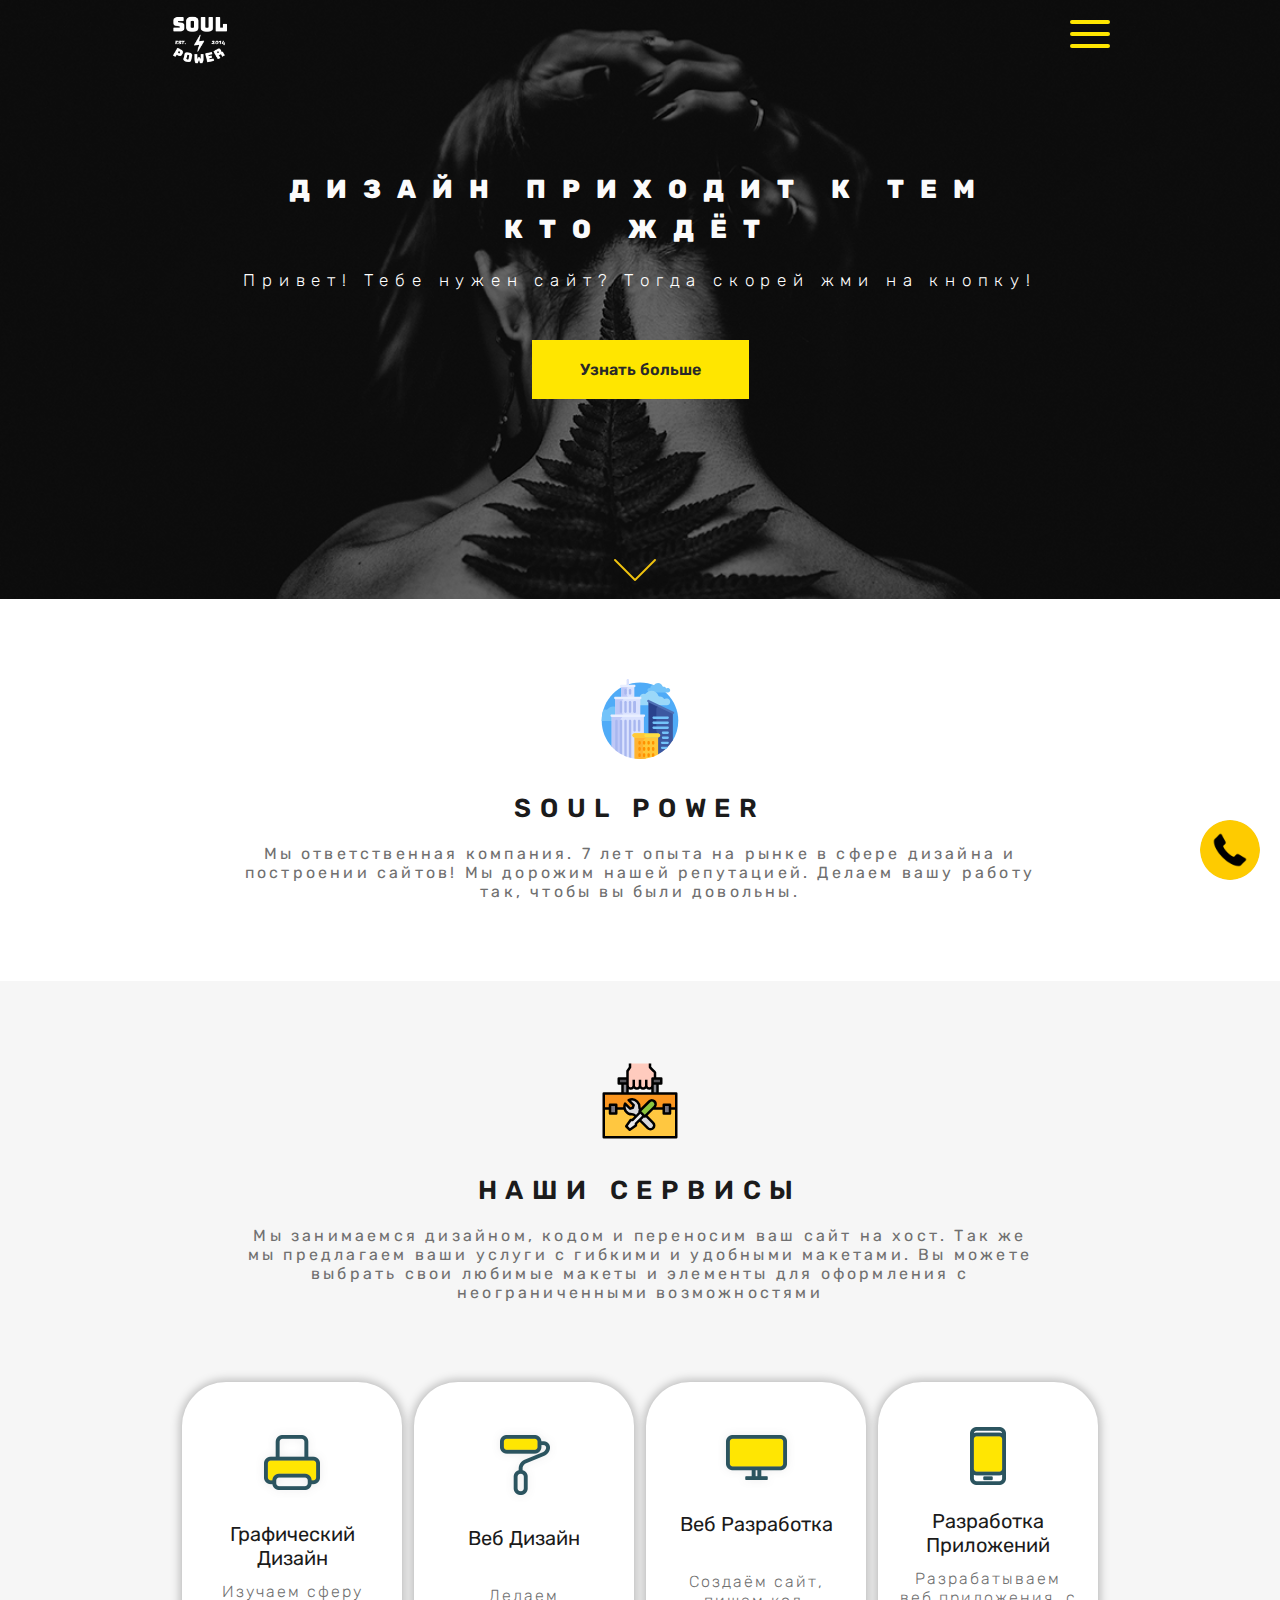
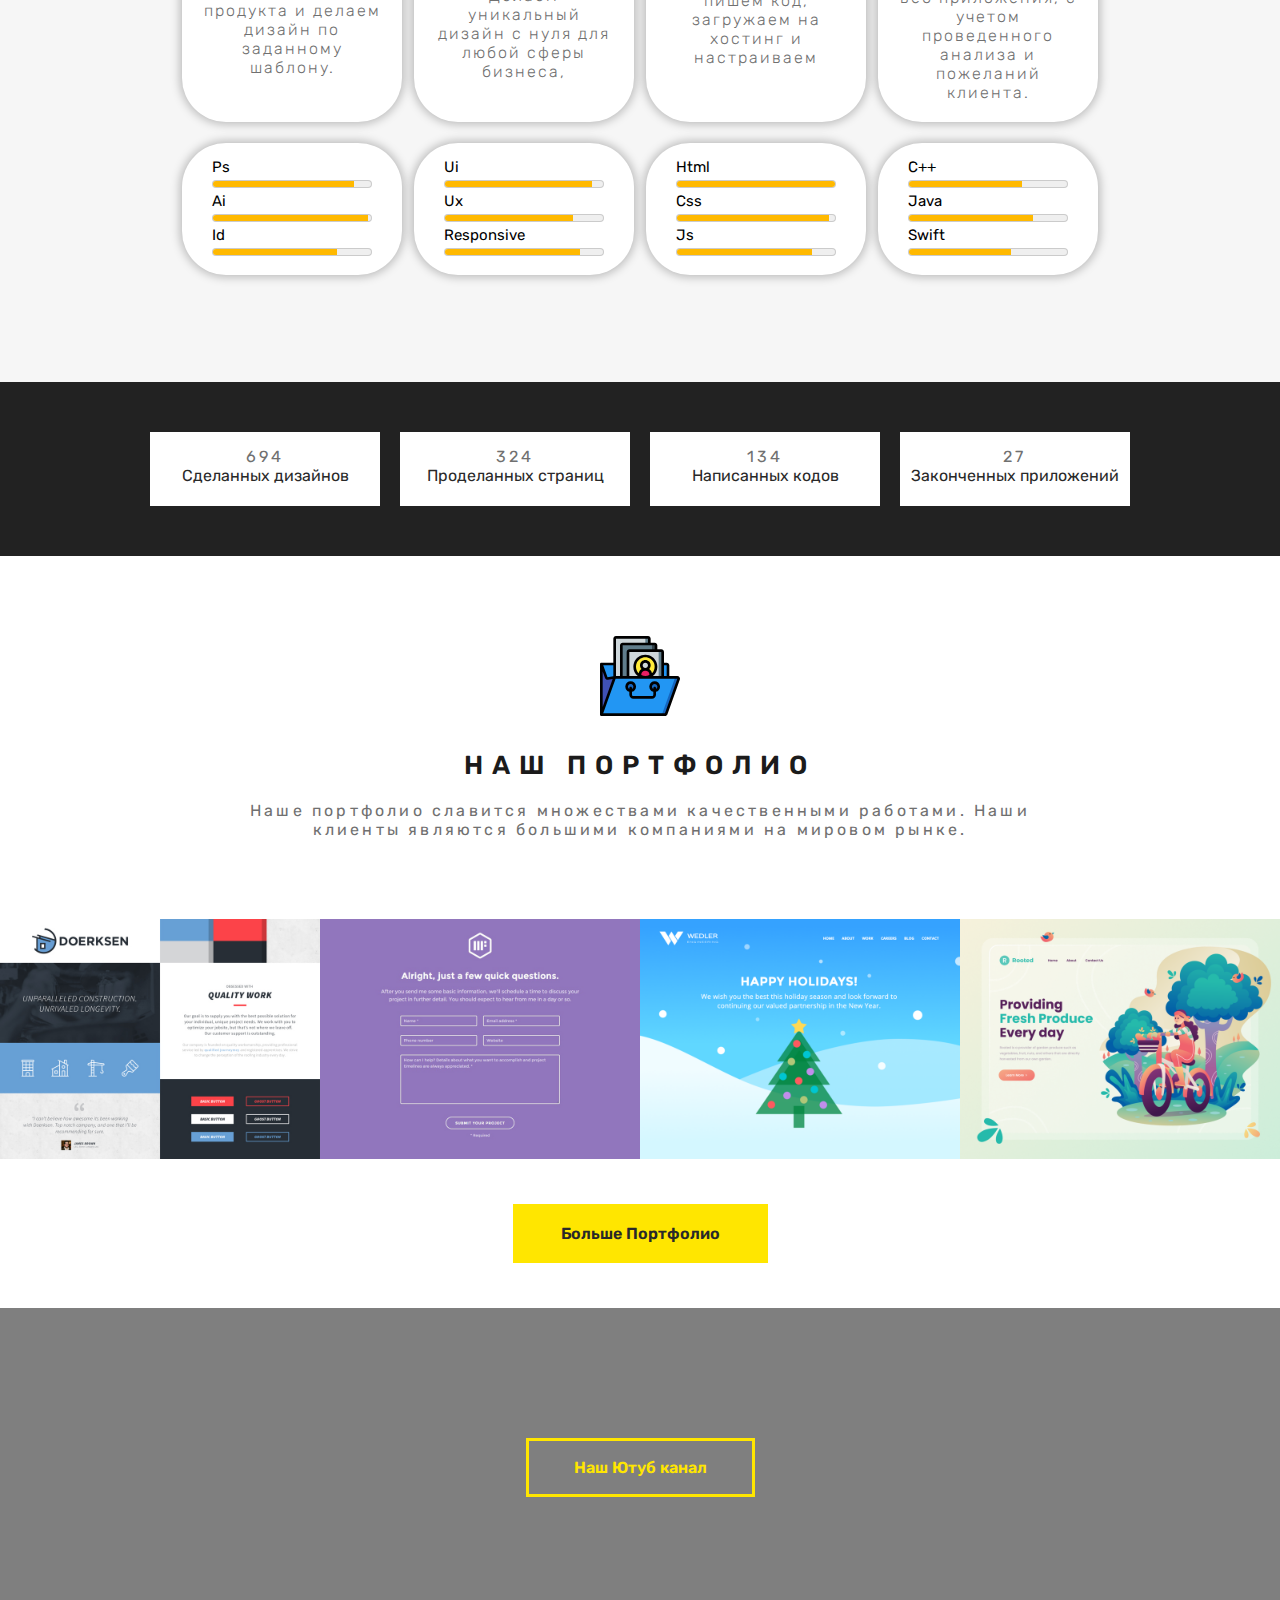
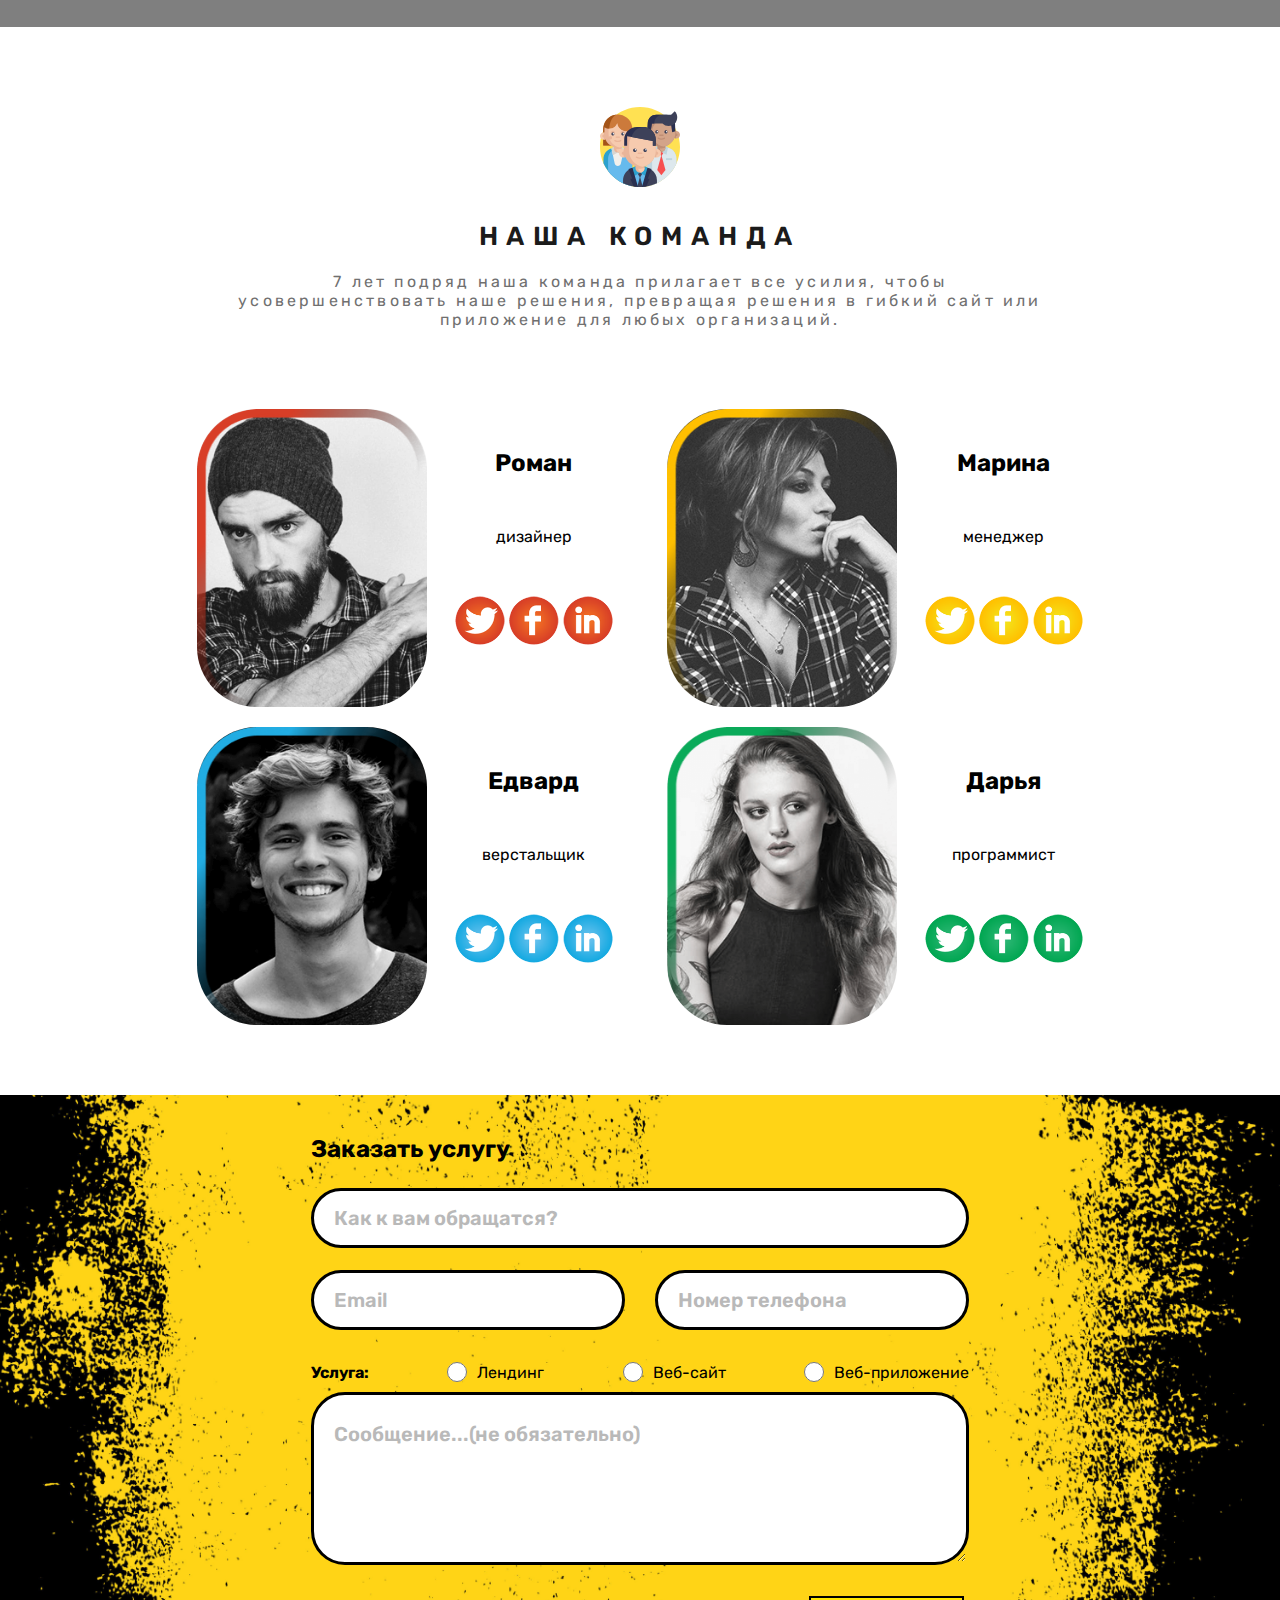
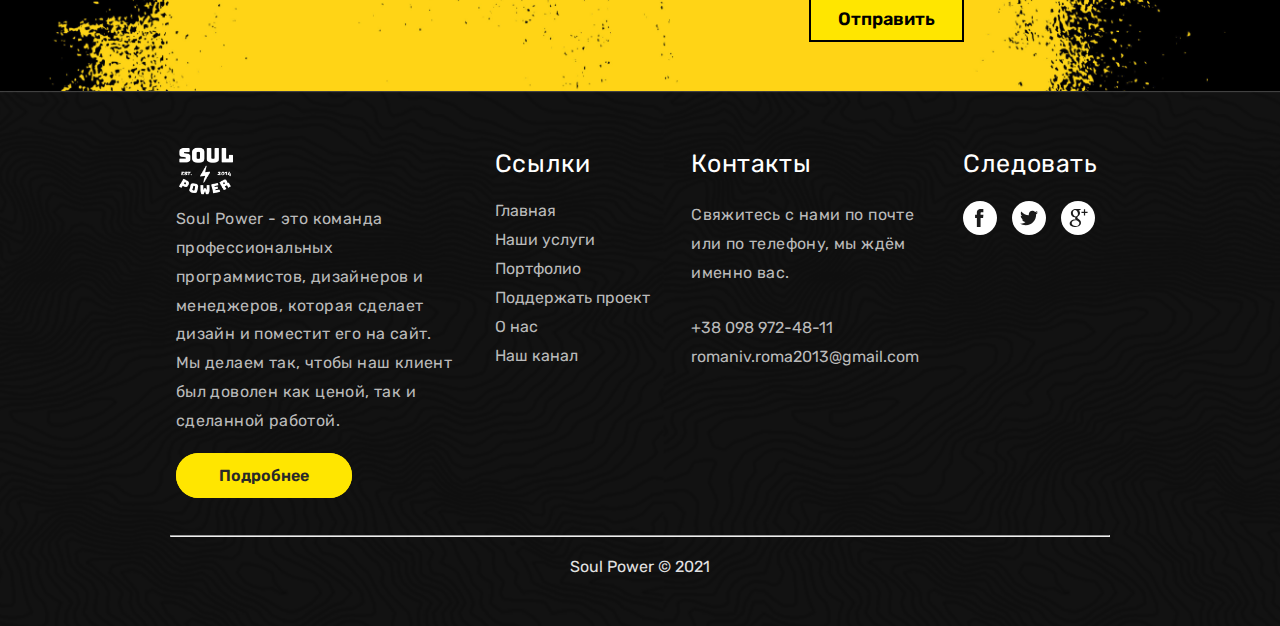
<file: index.html>
<!DOCTYPE html>
<html lang="en">
<head>
    <meta charset="UTF-8">
    <meta name="viewport" content="width=device-width, initial-scale=1.0">
    <title>Soul Power</title>
    <link rel="stylesheet" href="./style/style.css">
    <link rel="preconnect" href="https://fonts.gstatic.com">
    <link href="https://fonts.googleapis.com/css2?family=Rubik:wght@300;400;600;900&display=swap" rel="stylesheet">
    <link rel="icon" 
      type="image/png" 
      href="./img/favicon.png">
</head>
<body>
    <a href="./contactUs.html"><img src="./img/phone.png" alt="phone" class="phone"></a>
    <nav id="nav">
        <div class="wrap">
            <a href="index.html"> <img src="./img/logo.png" alt="logo" class="logo"></a>
            <span class="menu" onclick="openMenu()">
                <span></span>
                <span id="hover-line"></span>
                <span></span>                        
            </span>
        </div>
    </nav>
        <section class="hero">
            <div class="hamburger" id="ham">
                <div class="close"  onclick="closeMenu()"><div id="first"></div><div id="second"></div></div>
                <ul class="links">
                    <li><a href="./index.html">Главная</a></li>
                    <li><a href="./portfolio.html">Порфтолио</a></li>
                    <li><a href="./aboutUs.html">О нас</a></li>
                    <li><a href="./services.html">Наши сервисы</a></li>
                </ul>
            </div>
            <div class="container">
                
            <div class="text">
                 <h1 class="title">Дизайн Приходит к тем кто ждёт</h1>
                 <h3 class="description">Привет! Тебе нужен сайт? Тогда скорей жми на кнопку!</h3>
                 <a href="./aboutUs.html" class="button">Узнать больше</a>
            </div>
            <div class="arrow" ><a href="#mount"><img src="./img/arrow2.png" alt="arrowDown"></a></div>
        </div>
        </section>
        <section class="block1 container" id="mount">
                <div class="text">
                    <img src="./img/buildings.svg" class="icon" alt="company">
                    <h2 class="title">Soul Power</h2>
                    <p class="description">Мы ответственная компания. 7 лет опыта на рынке в сфере дизайна и построении сайтов! Мы дорожим нашей репутацией. Делаем вашу работу так, чтобы вы были довольны.</p>
                </div>
        </section> 
        <section class="block2">
            <div class="container">
                <div class="text">
                    <img src="./img/tool-box.svg" class="icon" alt="services">
                    <h2 class="title">Наши Сервисы</h2>
                    <p class="description">Мы занимаемся дизайном, кодом и переносим ваш сайт на хост. Так же мы предлагаем ваши услуги с гибкими и удобными макетами. Вы можете выбрать свои любимые макеты и элементы для оформления с неограниченными возможностями</p>
                </div>
                <div class="services">
                    <div class="service">
                        <div class="text">
                            <img src="./img/graphic.png" alt="graphic design">
                            <p class="title">Графический Дизайн</p>
                            <p class="description">Изучаем сферу продукта и делаем дизайн по заданному шаблону.</p>
                        </div>
                        <div class="skills">
                            <p class="name">Ps</p>
                            <meter  min="110" low="0" high="100" max="250" optimum="0" value="235"></meter>
                            <p class="name">Ai</p>
                            <meter  min="110" low="0" high="100" max="250" optimum="0" value="247"></meter>
                            <p class="name">Id</p>
                            <meter  min="110" low="0" high="100" max="250" optimum="0" value="220"></meter>
                        </div>
                    </div>
                    <div class="service">
                        <div class="text">
                            <img src="./img/web.png" alt="web design">
                            <p class="title">Веб Дизайн</p>
                            <p class="description">Делаем уникальный дизайн с нуля для любой сферы бизнеса,  </p>
                        </div>
                        <div class="skills">
                            <p class="name">Ui</p>
                            <meter  min="110" low="0" high="100" max="250" optimum="0" value="240"></meter>
                            <p class="name">Ux</p>
                            <meter  min="110" low="0" high="100" max="250" optimum="0" value="223"></meter>
                            <p class="name">Responsive</p>
                            <meter  min="110" low="0" high="100" max="250" optimum="0" value="230"></meter>
                        </div>
                    </div>
                    <div class="service">
                        <div class="text">
                            <img src="./img/wdevelopment.png" alt="web development">
                            <p class="title">Веб Разработка</p>
                            <p class="description">Создаём сайт, пишем код, загружаем на хостинг и настраиваем </p>
                        </div>
                        <div class="skills">
                            <p class="name">Html</p>
                            <meter  min="110" low="0" high="100" max="250" optimum="0" value="250"></meter>
                            <p class="name">Css</p>
                            <meter  min="110" low="0" high="100" max="250" optimum="0" value="245"></meter>
                            <p class="name">Js</p>
                            <meter  min="110" low="0" high="100" max="250" optimum="0" value="230"></meter>
                        </div>
                    </div>
                    
                    <div class="service">
                        <div class="text">
                            <img src="./img/adevelopment.png" alt="app development">
                            <p class="title">Разработка Приложений</p>
                            <p class="description">Разрабатываем веб приложения, с учетом проведенного анализа и пожеланий клиента.</p>
                        </div>
                        <div class="skills">
                            <p class="name">C++</p>
                            <meter  min="110" low="0" high="100" max="250" optimum="0" value="210"></meter>
                            <p class="name">Java</p>
                            <meter  min="110" low="0" high="100" max="250" optimum="0" value="220"></meter>
                            <p class="name">Swift</p>
                            <meter  min="110" low="0" high="100" max="250" optimum="0" value="200"></meter>
                        </div>
                    </div>    
                </div>
                

            </div>
            
        </section>
        <section class="block3">
                <div class="completed container">
                    <div class="box">
                        <div class="text">
                            <div class="description numscroller" data-min='1' data-max='694' data-delay='5' data-increment='3'>694</div>
                            <p class="name">Сделанных дизайнов</p>
                        </div>
                    </div>
                    <div class="box">
                        <div class="text">
                            <div class="description numscroller" data-min='1' data-max='324' data-delay='5' data-increment='3'>324</div>
                            <p class="name">Проделанных страниц</p>
                        </div>
                    </div>
                    <div class="box">
                        <div class="text">
                            <div class="description numscroller" data-min='1' data-max='134' data-delay='5' data-increment='2'>134</div>
                            <p class="name">Написанных кодов</p>
                        </div>
                    </div>
                    <div class="box">
                        <div class="text">
                            <div class="description numscroller" data-min='1' data-max='27' data-delay='1' data-increment='1'>27</div>
                            <p class="name">Законченных приложений</p>
                        </div>
                    </div>
            </div> 
        </section>
        <section class="block4">
            <div class="container">
                <div class="text">
                    <img src="./img/portfolio.svg" class="icon" alt="services">
                    <h2 class="title">Наш портфолио</h2>
                    <p class="description">Наше портфолио славится множествами качественными работами. Наши клиенты являются большими компаниями на мировом рынке.</p>
                </div>
            </div>
            <div class="brands row">
                <div class="wrap-portfolio">
                    <img src="./img/doerksen-style-tile.webp" alt="development" class="brand">
                    <div class="overlay">
                        <h3 class="title">Doersken</h3>
                        <a href="#" class="button">Подробнее</a>
                    </div>
                </div>
                <div class="wrap-portfolio">
                    <img src="./img/contact-form.webp" alt="web" class="brand">
                    <div class="overlay">
                        <h3 class="title">If Form</h3>
                        <a href="#" class="button">Подробнее</a>
                    </div>
                </div>
                <div class="wrap-portfolio">
                    <img src="./img/happy_holidays.webp" alt="graphic" class="brand">
                    <div class="overlay">   
                        <h3 class="title">Wedler</h3>
                        <a href="#" class="button">Подробнее</a>
                    </div>
                </div>
                <div class="wrap-portfolio">
                    <img src="./img/rooted.webp" alt="graphic" class="brand">
                    <div class="overlay">
                        <h3 class="title">Bridgie</h3>
                        <a href="#" class="button">Подробнее</a>
                    </div>
                </div>
            </div> 
            <div class="but-portfolio">
                <a href="./portfolio.html" class="button"> Больше Портфолио</a>            
            </div>  

        </section>
        <section class="block6">
            <div class="video">
                <a href="https://www.youtube.com/channel/UCueQtyt2CWwlHkjPmOYEjmQ" class="button">Наш Ютуб канал</a>
            </div>
        </section>
        <section class="block7 container">
            <div class="text">
                <img src="./img/teamwork.svg" class="icon" alt="services">
                <h2 class="title">Наша команда</h2>
                <p class="description">7 лет подряд наша команда прилагает все усилия, чтобы усовершенствовать наше решения, превращая решения в гибкий сайт или приложение для любых организаций.</p>
            </div>
            <div class="team">
                <div class="crew">
                    <img class="crew-photo" src="./img/team1.png" alt="">
                    <div class="crew-info">
                        <h2 class="title">Роман</h2>
                        <p class="description">дизайнер</p>
                        <div class="soc-icons">
                           <a href=""><img src="./img/96x96-Circle-80-TW.png" alt=""></a> 
                            <a href=""><img src="./img/96x96-Circle-80-FB.png" alt=""></a>
                            <a href=""><img src="./img/96x96-Circle-80-LI.png" alt=""></a>
                        </div>
                    </div>
                </div>
                <div class="crew">
                    <img class="crew-photo" src="./img/team2.png" alt="">
                    <div class="crew-info">
                        <h2 class="title">Марина</h2>
                        <p class="description">менеджер</p>
                        <div class="soc-icons">
                           <a href=""><img src="./img/96x96-Circle-77-TW.png" alt=""></a> 
                            <a href=""><img src="./img/96x96-Circle-77-FB.png" alt=""></a>
                            <a href=""><img src="./img/96x96-Circle-77-LI.png" alt=""></a>
                        </div>
                    </div>
                </div>
                <div class="crew">
                    <img class="crew-photo" src="./img/team3.png" alt="">
                    <div class="crew-info">
                        <h2 class="title">Едвард</h2>
                        <p class="description">верстальщик</p>
                        <div class="soc-icons">
                           <a href=""><img src="./img/96x96-Circle-64-TW.png" alt=""></a> 
                            <a href=""><img src="./img/96x96-Circle-64-FB.png" alt=""></a>
                            <a href=""><img src="./img/96x96-Circle-64-LI.png" alt=""></a>
                        </div>
                    </div>
                </div> 
                <div class="crew">
                    <img class="crew-photo" src="./img/team4.png" alt="">
                    <div class="crew-info">
                        <h2 class="title">Дарья</h2>
                        <p class="description">программист</p>
                        <div class="soc-icons">
                           <a href=""><img src="./img/96x96-Circle-67-TW.png" alt=""></a> 
                            <a href=""><img src="./img/96x96-Circle-67-FB.png" alt=""></a>
                            <a href=""><img src="./img/96x96-Circle-67-LI.png" alt=""></a>
                        </div>
                    </div>
                </div>
            </div>
        </section>
        <section class="block8">
            <div class="container">
                <form action="" class="contact-form">
                    <h2 class="title">Заказать услугу</h2>
                    <input type="text" placeholder="Как к вам обращатся?">
                    <div class="row">
                        <input class="column" type="email" placeholder="Email">
                        <input class="column" type="tel" placeholder="Номер телефона">
                    </div>
                    <div class="choice">
                        <h4 class="title">Услуга:</h4>
                        <label>
                            <input type="radio" name="sevrice" id="">
                            <span>Лендинг</span>
                        </label>
                        <label> 
                            <input type="radio" name="sevrice" id="">
                            <span> Веб-сайт</span>
                        </label>
                        <label>
                            <input type="radio" name="sevrice" id="">
                            <span>Веб-приложение</span>
                        </label>
                    </div>
                    <textarea class="message" type="text" placeholder="Cообщение...(не обязательно)"></textarea><br>
                    <button name="submit" class="button"><span>Отправить</span></button>

                </form>
            </div>
        </section>
        <footer>
            <div class="container">
                <div class="row">
                    <div class="column">
                        <a href="./index.html"><img class="footer-logo" src="./img/logo.png" alt="footer-logo"></a>
                        <p class="description">Soul Power - это команда профессиональных программистов, дизайнеров и менеджеров, которая сделает дизайн и поместит его на сайт. Мы делаем так, чтобы наш клиент был доволен как ценой, так и сделанной работой.</p>
                        <a href="./aboutUs.html" class="button">Подробнее</a>
                    </div>
                    <div class="column">
                        <p class="title">Ссылки</p>
                        <ul class="col-list">
                            <li><a href="./index.html">Главная</a></li>
                            <li><a href="./services.html">Наши услуги</a></li>
                            <li><a href="./portfolio.html">Портфолио</a></li>
                            <li><a href="https://donatepay.eu/">Поддержать проект</a></li>
                            <li><a href="./aboutUs.html">О нас</a></li>
                            <li><a href="https://www.youtube.com/channel/UCueQtyt2CWwlHkjPmOYEjmQ">Наш канал</a></li>
                        </ul>
                    </div>
                    <div class="column">
                          <p class="title">Контакты</p>
                        <ul class="col-list">
                            <li><p class="description">Свяжитесь с нами по почте или по телефону, мы ждём именно вас.</p></li>
                            <li><a href="tel:+380989724811">+38 098 972-48-11</a></li>
                            <li><a href="mailto:romaniv.roma2013@gmail.com" class="email">romaniv.roma2013@gmail.com</a></li>
                        </ul>
                    </div>
                    <div class="column">
                        <p class="title">Следовать</p>
                        <ul class="soc-icons">
                            <li><a href="#"><img src="./img/facebook.svg" alt=""></a></li>
                            <li><a href="#"><img src="./img/twitter.svg" alt=""></a></li>
                            <li><a href="#"><img src="./img/google.svg" alt=""></a></li>
                        </ul>
                    </div>
                  </div>
                  <hr>
                  <p class="copyright">Soul Power © 2021</p>

            </div>
        </footer>
        <script src="./jquery.min.js"></script>
        <script src="./numscroller-1.0.js"></script>
      <script src="./srcript.js"></script>
    </body>
</html>
</file>
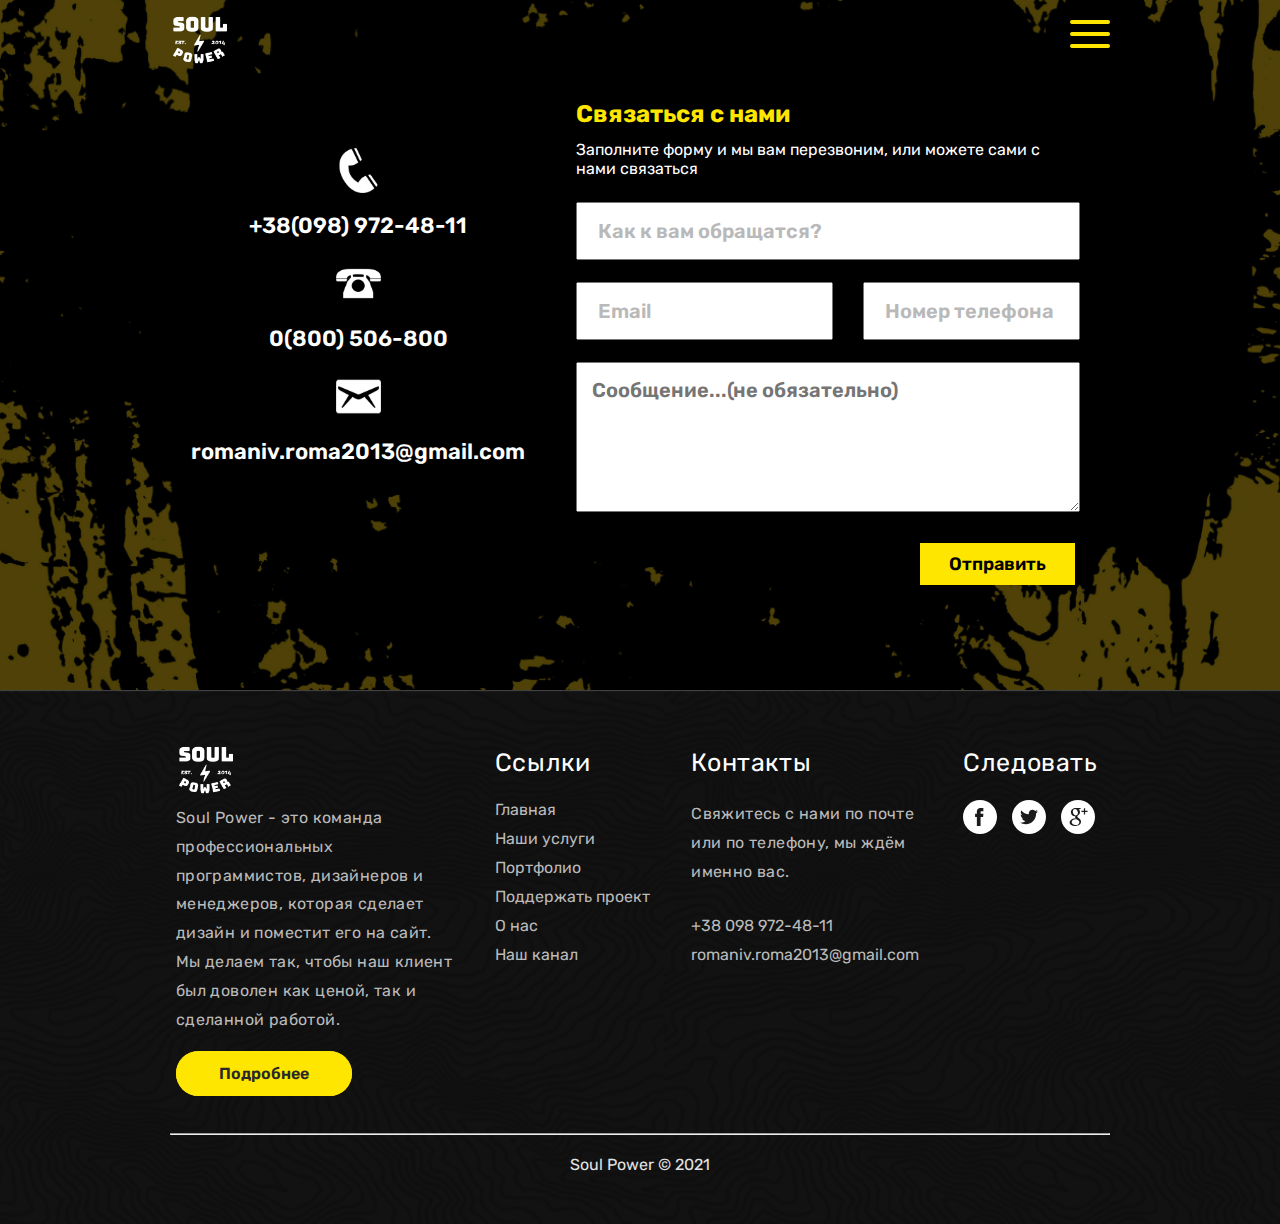
<file: contactUs.html>
<!DOCTYPE html>
<html lang="en">
<head>
    <meta charset="UTF-8">
    <meta http-equiv="X-UA-Compatible" content="IE=edge">
    <meta name="viewport" content="width=device-width, initial-scale=1.0">
    <title>Document</title>
    <link rel="stylesheet" href="./style/style.css">
    <link rel="preconnect" href="https://fonts.gstatic.com">
    <link href="https://fonts.googleapis.com/css2?family=Rubik:wght@300;400;600;900&display=swap" rel="stylesheet">
    <link rel="icon" 
      type="image/png" 
      href="./img/favicon.png">
</head>
<body>
    <nav id="nav">
        <div class="wrap">
            <a href="index.php"> <img src="./img/logo.png" alt="logo" class="logo"></a>
            <span class="menu" onclick="openMenu()" id="menu">
                <span></span>
                <span id="hover-line"></span>
                <span></span>                        
            </span>
        </div>
    </nav>
    <div class="hamburger" id="ham">
        <div class="close"  onclick="closeMenu()"><div id="first"></div><div id="second"></div></div>
        <ul class="links">
            <li><a href="index.php">Главная</a></li>
            <li><a href="portfolio.php">Порфтолио</a></li>
            <li><a href="#">О нас</a></li>
            <li><a href="#">Наши сервисы</a></li>
        </ul>
    </div>
    <div class="contact">
        <div class="container">
            <div class="contact-info">
                <img src="./img/phone-2-128.png" alt="mobile-phone">
                <h3><a href="tel:+380989724811">+38(098) 972-48-11</a></h3>
                <img src="./img/phone-17-128.png" alt="home-phone">
                <h3><a href="tel:0800506800">0(800) 506-800</a></h3>
                <img src="./img/email-3-128.png" alt="email">
                <h3><a href="mailto:romaniv.roma2013@gmail.com">romaniv.roma2013@gmail.com</a></h3>
            </div>
            <div class="contact-form">
                <form action="#">
                    <h2 class="title">Связаться с нами</h2>
                    <p class="description">Заполните форму и мы вам перезвоним, или можете сами с нами связаться</p>
                    <input type="text" placeholder="Как к вам обращатся?">
                    <div class="row">
                        <input class="column" type="email" placeholder="Email">
                        <input class="column" type="tel" placeholder="Номер телефона">
                    </div>
                    <textarea class="message" type="text" placeholder="Cообщение...(не обязательно)"></textarea><br>
                    <button name="submit" class="button"><span>Отправить</span></button>
                </form>
            </div>
        </div>
    </div>

    <footer>
        <div class="container">
            <div class="row">
                <div class="column">
                    <a href="index.php"><img class="footer-logo" src="./img/logo.png" alt="footer-logo"></a>
                    <p class="description">Soul Power - это команда профессиональных программистов, дизайнеров и менеджеров, которая сделает дизайн и поместит его на сайт. Мы делаем так, чтобы наш клиент был доволен как ценой, так и сделанной работой.</p>
                    <a href="./aboutUs.html" class="button">Подробнее</a>
                </div>
                <div class="column">
                    <p class="title">Ссылки</p>
                    <ul class="col-list">
                        <li><a href="index.php">Главная</a></li>
                        <li><a href="./services.html">Наши услуги</a></li>
                        <li><a href="portfolio.php">Портфолио</a></li>
                        <li><a href="https://donatepay.eu/">Поддержать проект</a></li>
                        <li><a href="./aboutUs.html">О нас</a></li>
                        <li><a href="https://www.youtube.com/channel/UCueQtyt2CWwlHkjPmOYEjmQ">Наш канал</a></li>
                    </ul>
                </div>
                <div class="column">
                      <p class="title">Контакты</p>
                    <ul class="col-list">
                        <li><p class="description">Свяжитесь с нами по почте или по телефону, мы ждём именно вас.</p></li>
                        <li><a href="tel:+380989724811">+38 098 972-48-11</a></li>
                        <li><a href="mailto:romaniv.roma2013@gmail.com" class="email">romaniv.roma2013@gmail.com</a></li>
                    </ul>
                </div>
                <div class="column">
                    <p class="title">Следовать</p>
                    <ul class="soc-icons">
                        <li><a href="#"><img src="./img/facebook.svg" alt=""></a></li>
                        <li><a href="#"><img src="./img/twitter.svg" alt=""></a></li>
                        <li><a href="#"><img src="./img/google.svg" alt=""></a></li>
                    </ul>
                </div>
              </div>
              <hr>
              <p class="copyright">Soul Power © 2021</p>

        </div>
    </footer>
    <script src="./srcript.js"></script>
</body>
</html>
</file>
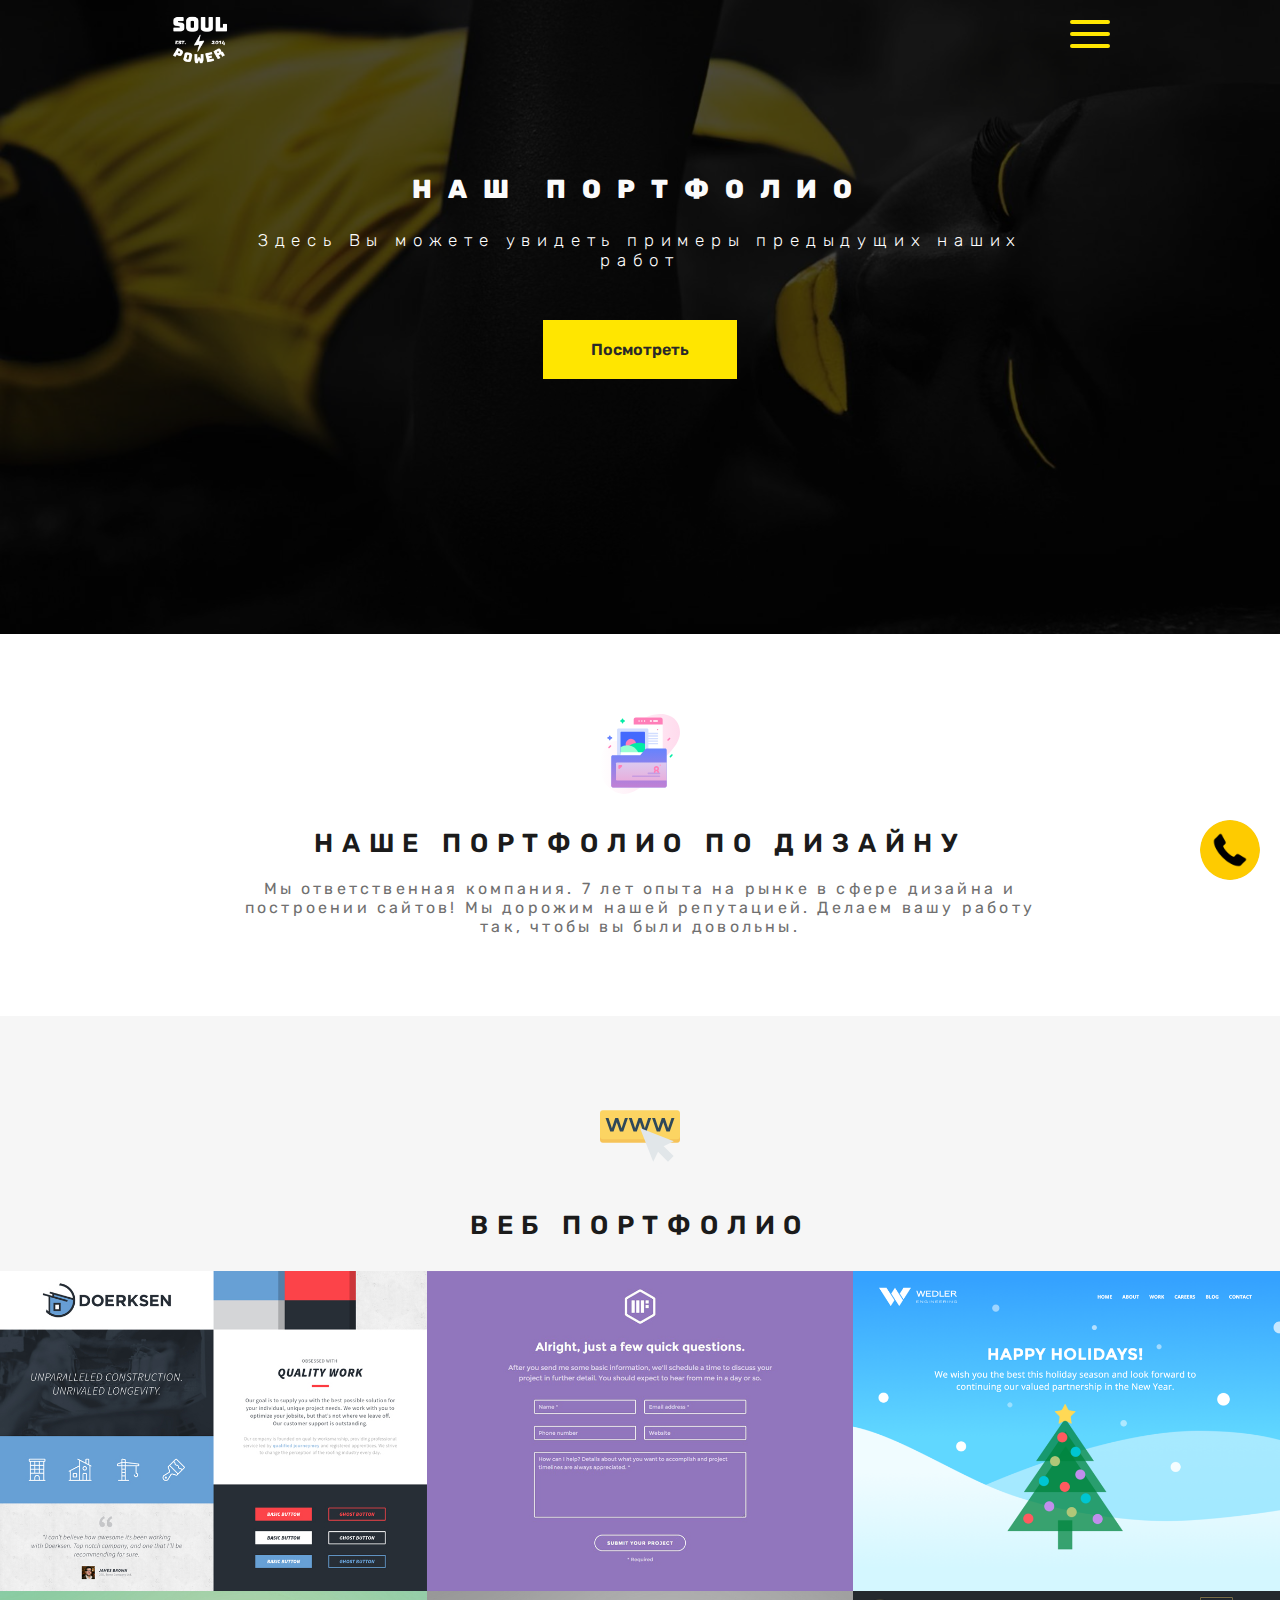
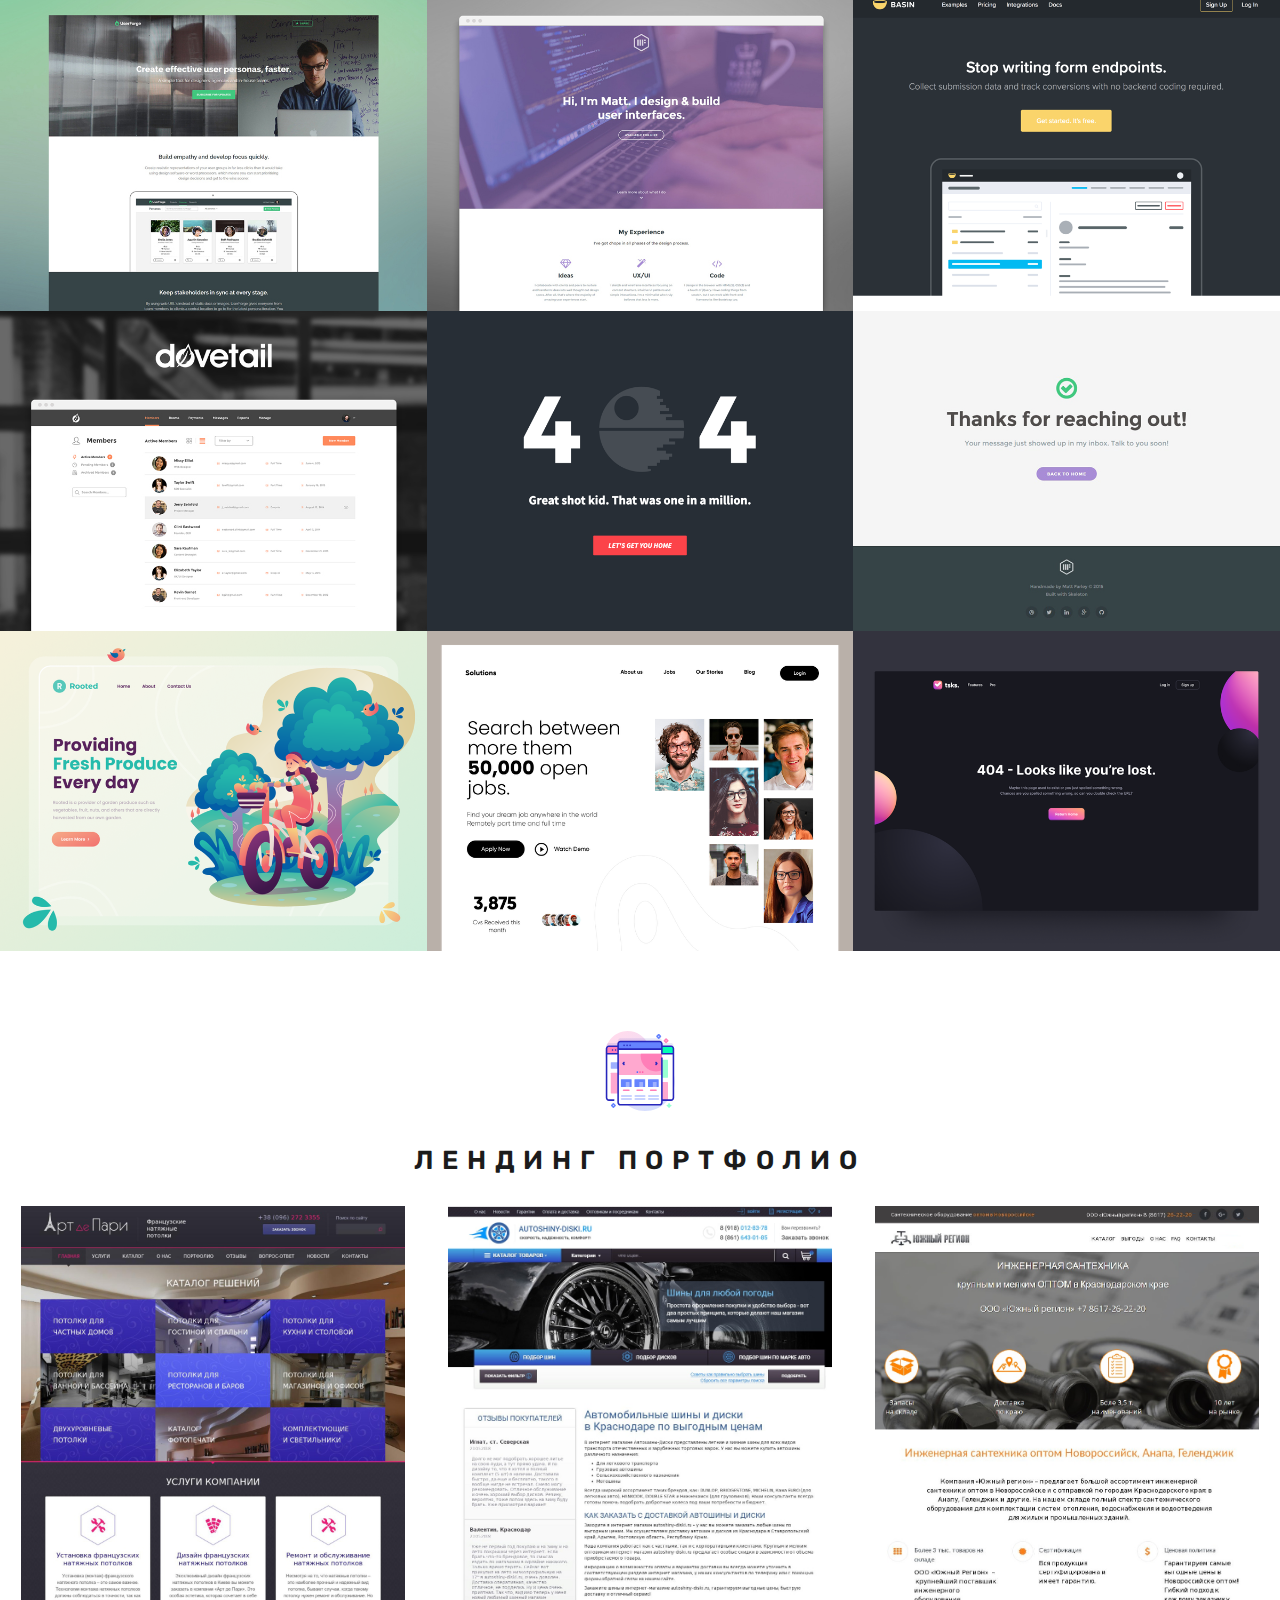
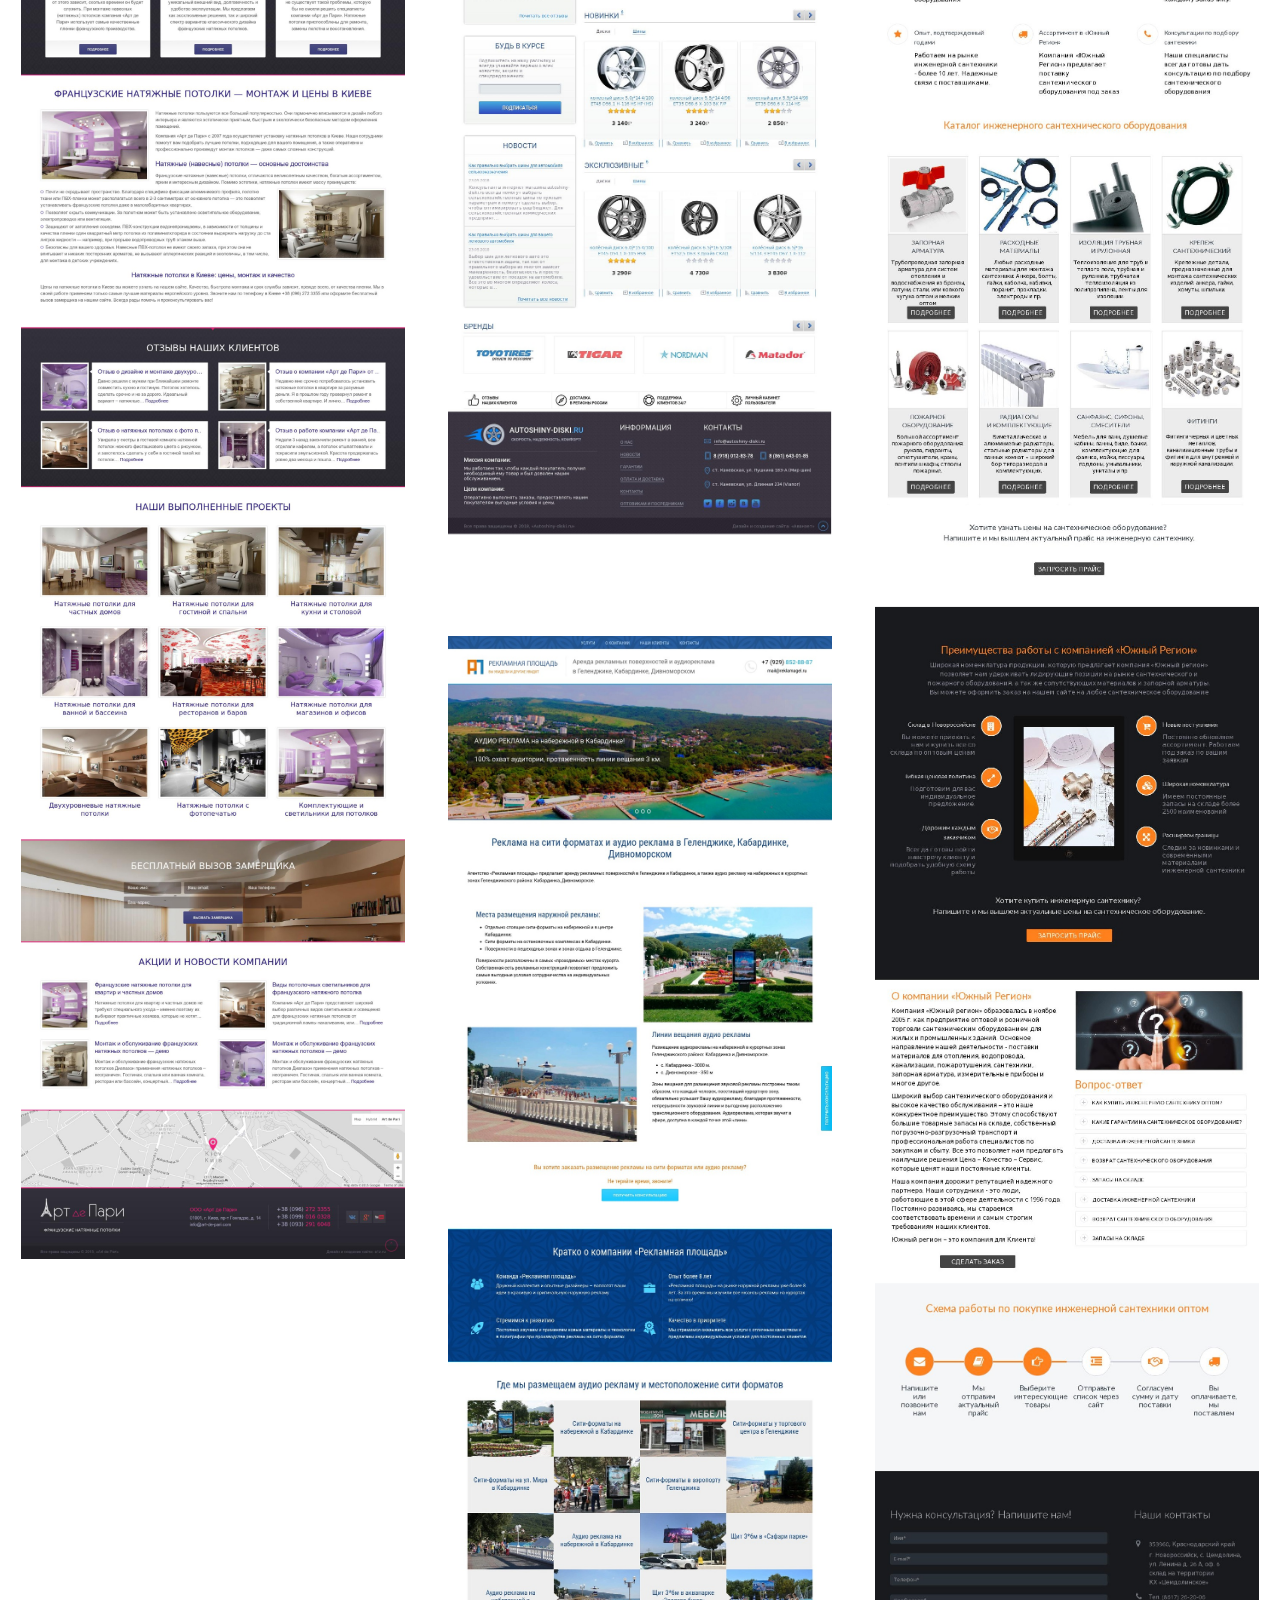
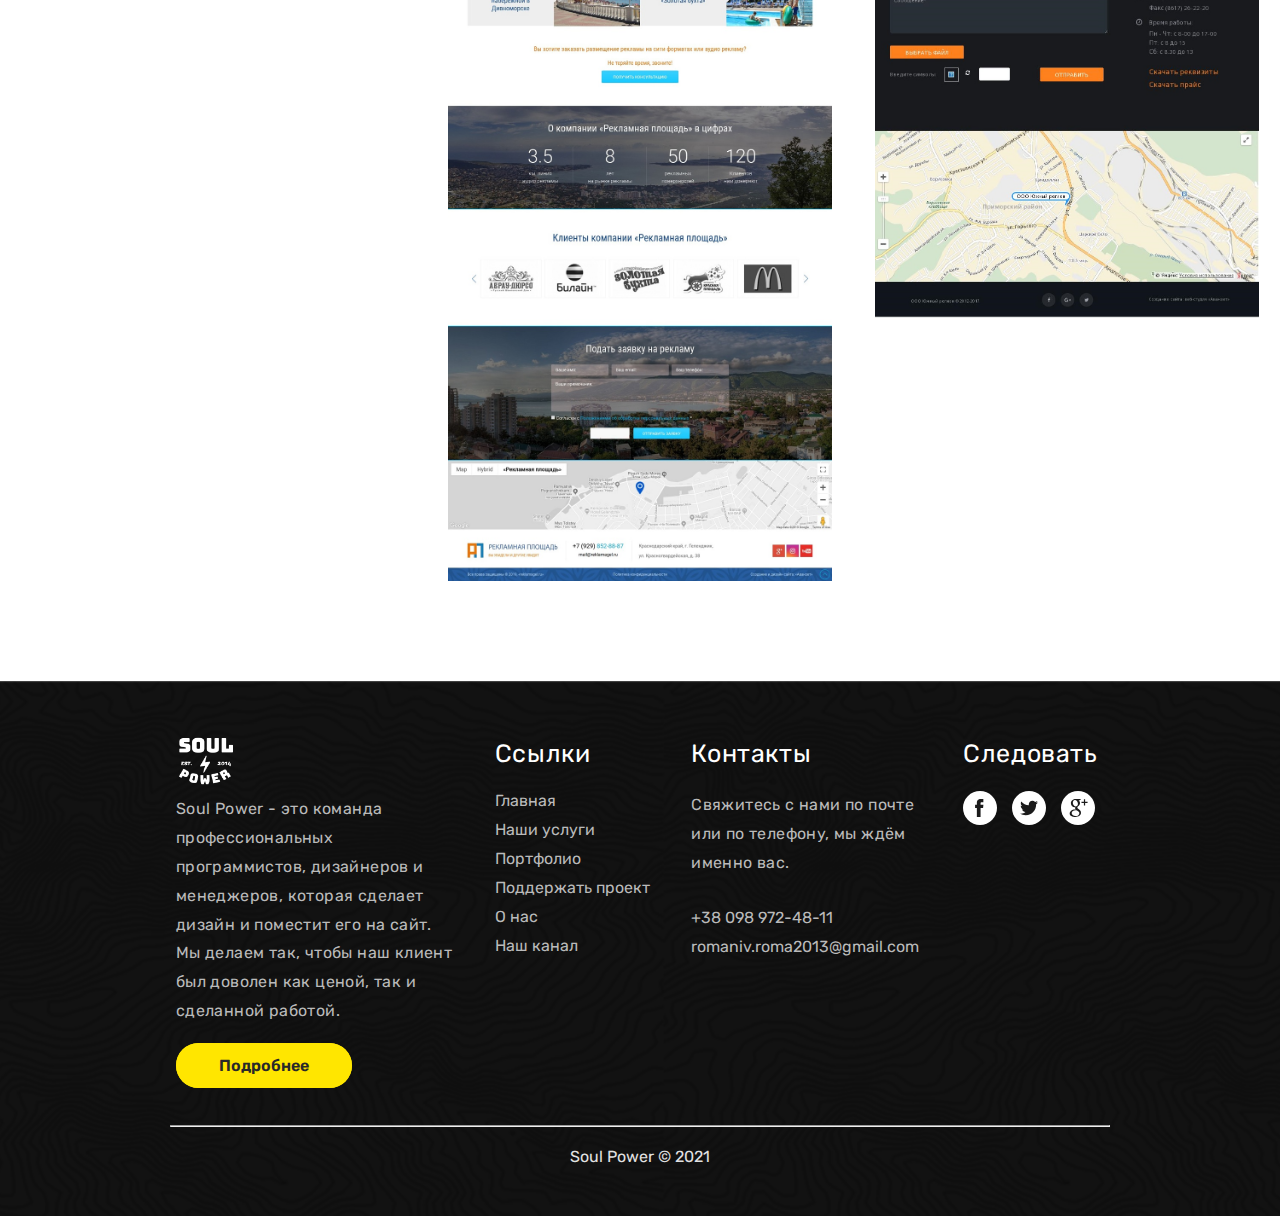
<file: portfolio.html>
<!DOCTYPE html>
<html lang="en">
<head>
    <meta charset="UTF-8">
    <meta http-equiv="X-UA-Compatible" content="IE=edge">
    <meta name="viewport" content="width=device-width, initial-scale=1.0">
    <title>Портфолио</title>
    <link rel="stylesheet" href="./style/style.css">
    <link rel="preconnect" href="https://fonts.gstatic.com">
    <link href="https://fonts.googleapis.com/css2?family=Rubik:wght@300;400;600;900&display=swap" rel="stylesheet">
    <link rel="icon" 
      type="image/png" 
      href="./img/favicon.png">
</head>
<body>
    <img src="./img/phone.png" alt="phone" class="phone">
    <nav id="nav">
        <div class="wrap">
            <a href="index.html"> <img src="./img/logo.png" alt="logo" class="logo"></a>
            <span class="menu" onclick="openMenu()">
                <span></span>
                <span id="hover-line"></span>
                <span></span>                        
            </span>
        </div>
    </nav>
    <section class="hero portfolio">
        <div class="hamburger" id="ham">
            <div class="close"  onclick="closeMenu()"><div id="first"></div><div id="second"></div></div>
            <ul class="links">
                <li><a href="./index.html">Главная</a></li>
                <li><a href="./portfolio.html">Порфтолио</a></li>
                <li><a href="#">О нас</a></li>
                <li><a href="#">Наши сервисы</a></li>
            </ul>
        </div>
        <div class="container">
            
        <div class="text">
             <h1 class="title">Наш портфолио</h1>
             <h3 class="description">Здесь Вы можете увидеть примеры предыдущих наших работ</h3>
             <a href="#" class="button">Посмотреть</a>
        </div>
    </div>
    </section>
    <section class="block1 container" id="mount">
        <div class="text">
            <img src="./img/folder.svg" class="icon" alt="portfolio">
            <h2 class="title">Наше портфолио по дизайну</h2>
            <p class="description">Мы ответственная компания. 7 лет опыта на рынке в сфере дизайна и построении сайтов! Мы дорожим нашей репутацией. Делаем вашу работу так, чтобы вы были довольны.</p>
        </div>
    </section> 
    <section class="block2 port">
        <div class="container">
            <div class="text">
                <img src="./img/www-click.svg" class="icon" alt="portfolio-examples">
                <h2 class="title">Веб портфолио</h2>
            </div>
        </div>
            <div class="brands row">
                <div class="wrap-portfolio">
                    <img src="./img/doerksen-style-tile.webp" alt="development" class="brand">
                    <div class="overlay">
                        <h3 class="title">Doersken</h3>
                        <a href="#" class="button">Подробнее</a>
                    </div>
                </div>
                <div class="wrap-portfolio">
                    <img src="./img/contact-form.webp" alt="web" class="brand">
                    <div class="overlay">
                        <h3 class="title">If Form</h3>
                        <a href="#" class="button">Подробнее</a>
                    </div>
                </div>
                <div class="wrap-portfolio">
                    <img src="./img/happy_holidays.webp" alt="graphic" class="brand">
                    <div class="overlay">   
                        <h3 class="title">Wedler</h3>
                        <a href="#" class="button">Подробнее</a>
                    </div>
                </div>
                <div class="wrap-portfolio">
                    <img src="./img/userforge-landing-page.webp" alt="graphic" class="brand">
                    <div class="overlay">
                        <h3 class="title">Useforge</h3>
                        <a href="#" class="button">Подробнее</a>
                    </div>
                </div>
                <div class="wrap-portfolio">
                    <img src="./img/mf-portfolio.webp" alt="graphic" class="brand">
                    <div class="overlay">
                        <h3 class="title">Matt Portfolio</h3>
                        <a href="#" class="button">Подробнее</a>
                    </div>
                </div>
                <div class="wrap-portfolio">
                    <img src="./img/basin-thumbnail.webp" alt="graphic" class="brand">
                    <div class="overlay">   
                        <h3 class="title">Basin</h3>
                        <a href="#" class="button">Подробнее</a>
                    </div>
                </div>
                <div class="wrap-portfolio">
                    <img src="./img/dovetail-ui-shot.webp" alt="graphic" class="brand">
                    <div class="overlay">
                        <h3 class="title">Dovetail</h3>
                        <a href="#" class="button">Подробнее</a>
                    </div>
                </div>
                <div class="wrap-portfolio">
                    <img src="./img/deathstar_404.webp" alt="graphic" class="brand">
                    <div class="overlay">
                        <h3 class="title">DeathStar 404 page</h3>
                        <a href="#" class="button">Подробнее</a>
                    </div>
                </div>
                <div class="wrap-portfolio">
                    <img src="./img/success.webp" alt="graphic" class="brand">
                    <div class="overlay">   
                        <h3 class="title">Success Page</h3>
                        <a href="#" class="button">Подробнее</a>
                    </div>
                </div>
                <div class="wrap-portfolio">
                    <img src="./img/rooted.webp" alt="graphic" class="brand">
                    <div class="overlay">
                        <h3 class="title">Rooted</h3>
                        <a href="#" class="button">Подробнее</a>
                    </div>
                </div>
                <div class="wrap-portfolio">
                    <img src="./img/solutions.webp" alt="graphic" class="brand">
                    <div class="overlay">
                        <h3 class="title">Solutions</h3>
                        <a href="#" class="button">Подробнее</a>
                    </div>
                </div>
                <div class="wrap-portfolio">
                    <img src="./img/tsks.webp" alt="graphic" class="brand">
                    <div class="overlay">   
                        <h3 class="title">Tsks 404 Page</h3>
                        <a href="#" class="button">Подробнее</a>
                    </div>
                </div>
            </div> 
    </section>
    <section class="block7 port">
        <div class="container">
            <div class="text">
                <img src="./img/landing-page.svg" class="icon" alt="services">
                <h2 class="title">лендинг портфолио</h2>
            </div>
        </div>
        <div class="landing-pages row">
            <div class="column">
                <div class="wrap-portfolio">
                    <img src="./img/art-de-pari.jpg" alt="development" class="land-portfolio">
                    <div class="overlay"> 
                        <a href="./img/art-de-pari.jpg" target="_blank" class="loop">
                            &#128269;
                        </a>  
                    </div>  
                </div>
                <div class="wrap-portfolio">
                    <div class="overlay">   
                        <a href="./img/landing1.jpg" target="_blank" class="loop">
                            &#128269;
                        </a>
                    </div>  
                </div>
            </div>
            <div class="column">
                <div class="wrap-portfolio">
                    <img src="./img/autoshiny-diski.ru.jpg" alt="web" class="land-portfolio">
                    <div class="overlay">
                        <a href="./img/autoshiny-diski.ru.jpg" target="_blank" class="loop">
                            &#128269;
                        </a>   
                    </div>  
                </div>
                <div class="wrap-portfolio">
                    <img src="./img/reklamagelru.jpg" alt="graphic" class="land-portfolio">
                    <div class="overlay">   
                        <a href="./img/reklamagelru.jpg" target="_blank" class="loop">
                            &#128269;
                        </a>
                    </div>  
                </div>
            </div>
            <div class="column">
                <div class="wrap-portfolio">
                    <img src="./img/landing-page-ug-region.ru.jpg" alt="graphic" class="land-portfolio">
                    <div class="overlay">  
                        <a href="./img/landing-page-ug-region.ru.jpg" target="_blank" class="loop">
                            &#128269;
                        </a>
                    </div>  
                </div>
            </div>
        </div>
    </section>


    <footer>
        <div class="container">
            <div class="row">
                <div class="column">
                    <a href="./index.html"><img class="footer-logo" src="./img/logo.png" alt="footer-logo"></a>
                    <p class="description">Soul Power - это команда профессиональных программистов, дизайнеров и менеджеров, которая сделает дизайн и поместит его на сайт. Мы делаем так, чтобы наш клиент был доволен как ценой, так и сделанной работой.</p>
                    <a href="./aboutUs.html" class="button">Подробнее</a>
                </div>
                <div class="column">
                    <p class="title">Ссылки</p>
                    <ul class="col-list">
                        <li><a href="./index.html">Главная</a></li>
                        <li><a href="./services.html">Наши услуги</a></li>
                        <li><a href="./portfolio.html">Портфолио</a></li>
                        <li><a href="https://donatepay.eu/">Поддержать проект</a></li>
                        <li><a href="./aboutUs.html">О нас</a></li>
                        <li><a href="https://www.youtube.com/channel/UCueQtyt2CWwlHkjPmOYEjmQ">Наш канал</a></li>
                    </ul>
                </div>
                <div class="column">
                      <p class="title">Контакты</p>
                    <ul class="col-list">
                        <li><p class="description">Свяжитесь с нами по почте или по телефону, мы ждём именно вас.</p></li>
                        <li><a href="tel:+380989724811">+38 098 972-48-11</a></li>
                        <li><a href="mailto:romaniv.roma2013@gmail.com" class="email">romaniv.roma2013@gmail.com</a></li>
                    </ul>
                </div>
                <div class="column">
                    <p class="title">Следовать</p>
                    <ul class="soc-icons">
                        <li><a href="#"><img src="./img/facebook.svg" alt=""></a></li>
                        <li><a href="#"><img src="./img/twitter.svg" alt=""></a></li>
                        <li><a href="#"><img src="./img/google.svg" alt=""></a></li>
                    </ul>
                </div>
              </div>
              <hr>
              <p class="copyright">Soul Power © 2021</p>

        </div>
    </footer>
    <script src="./srcript.js"></script>
</body>
</html>
</file>
<file: style/style.css>
*{
    margin: 0;
    padding: 0;
    font-family: 'Rubik', sans-serif;
    scroll-behavior: smooth;
    box-sizing: border-box;
}
a{
    text-decoration: none;
}
.container{
    max-width: 980px;
    margin: 0 auto;
    padding-right: 20px; 
    padding-left:  20px;
}
nav{
    position: fixed;
    width: 100%;
    z-index: 3;
    transition: ease-in-out background .5s;
}
nav.b{
    background: rgb(16, 16, 16) !important;
}
.phone{
    position: fixed;
    z-index: 3;
    right: 20px;
    bottom: 20px;
    width: 60px;
    cursor: pointer;

    border-radius: 50%;
    box-shadow: 0 0 0 0 rgba(255, 230, 0,1);
	transform: scale(1);
	animation: pulse 2s infinite;
}
.phone:hover{
    animation: pulse none;
    animation: MoveUpDown .7s infinite;
}
@keyframes MoveUpDown{
    0%, 100% {
      bottom: 10px;
    }
    50% {
        bottom: 25px;
    }
    60% {
        bottom: 20px;
    }
}
@keyframes pulse {
	0% {
		transform: scale(0.95);
		box-shadow: 0 0 0 0 rgba(255, 230, 0, 0.7);
	}

	70% {
		transform: scale(1);
		box-shadow: 0 0 0 13px rgba(255, 230, 0, 0);
	}

	100% {
		transform: scale(0.95);
		box-shadow: 0 0 0 0 rgba(255, 230, 0, 0);
	}
}
.modal{
    background: #292929;
    padding: 20px;
    border-radius: 80px;
    position: fixed;
    left: 20px;
    bottom: 20px;
    color: white;
    z-index: 999;
}
.wrap{
    display: flex;
    justify-content: space-between;
    max-width: 980px;
    margin: 0 auto;
    padding: 0 20px;
}
.logo{
    width: 60px;
    margin-top: 10px;
    transition: ease-in .3s;
}
.menu{
   margin-top: 20px;
   height: 30px;
   width: 40px;
   cursor: pointer;
}
.menu > #hover-line{
    width: 100%;
    transition: width .2s ease;
}
.menu:hover > #hover-line{
    width: 50%;
}
.menu span{
    border: #ffe600 2px solid;
    background-color: #ffe600;
    border-radius: 10px;
    display: block;
}
.menu > span + span {
    margin-top: 8px;
}
.links{
    display: block;
    list-style: none;
    width: 100%;
    height: 100vh;
    margin: 30px 0;
}
.links li{
    display: flex;
    justify-content: space-around;
    font-size: 1.2rem;
    font-weight: 500;
}
.links li:not(:first-child){
    margin: 80px 0;
}
.links li a{
    color: #fbfbfb;
}
.links li a:hover{
    color: #ffe600;
}
.close {
    margin: 35px 10px;
    width: 40px;
    height: 40px;
    position: absolute;
    cursor: pointer;
}
#first,#second{
    border-bottom: #ffe600 solid 4px;
    margin-top: 5px;
    border-radius: 10px;
    position: absolute;
    transform: rotate(45deg);
    width: 100%;
    -webkit-transition: transform 1s;
    -moz-transition: transform 1s;
}
#second{
    transform: rotate(-45deg);
}
@keyframes first{
    from{transform: rotate(0deg);}
    to{    transform: rotate(-45deg);  }
}
@keyframes second{
    from{transform: rotate(0deg);}
    to{    transform: rotate(45deg);  }
}

.hamburger{
    width: 300px;
    height: 100vh;
    background: #1b1b1b;
    position: fixed;
    right: -400px;
    z-index: 999;
}

.text{
    width: 100%;
    text-align: center;
    overflow: hidden;
}
.text.srch{
    padding: 80px 20px 20px 20px;
}
.text .title{
    margin: 20px 0;
    color: #1b1b1b;
    font-weight: 600;
    letter-spacing: 0.55rem;
    font-size: 26px;
    text-transform: uppercase;
}
.text .description{
    font-size: 1rem;
    color: #707070;
    letter-spacing: .2em;
}
.hero{
    background: url(../img/hero.png) no-repeat center top / cover ;
    height: 100%;  
    box-shadow:inset 0 0 0 2000px rgba(0, 0, 0, 0.5);
    background-attachment: fixed;
    position: relative;
    padding-bottom: 200px;
}
.hero .text{
    padding-top: 150px;
    color: #ffffff;
    padding-bottom: 20px;
}
.hero .description{
    font-size: 17px;
    color: #ffffff;
    margin-bottom: 70px;
    letter-spacing: 0.4em;
    font-weight: 300;
}
.hero .title{
    letter-spacing: 1rem;
    line-height: 2.5rem;
    color: #fbfbfb;
    font-weight: 800;
}
.portfolio{
    background: url(../img/wp2457274.jpg)  no-repeat center top / cover ;
    box-shadow:inset 0 0 0 2000px rgba(0, 0, 0, 0.7);
    padding-bottom: 255px;

}
.button{
    padding: 17px 45px;
    background-color: #ffe600;
    border: #ffe600 3px solid;
    color:#292929;
    font-size: 16px;
    font-weight: 600;

    transition: ease-in-out .4s;
}
.button:hover{
    background:none;
}
.hero .button:hover{
    color: white;
}
.arrow{
    position: absolute;
    width: 20px;
    bottom: 0;
    left: 50%;
    transform: translate(-50%, 0);
    margin-left: -20px;
    cursor: pointer;
}
.arrow {
    animation: 2s arrow infinite ease;
}

@-webkit-keyframes arrow{
    0%, 100%{
        bottom: 15px;
    }
    50%{
        bottom: 50px;
    }
}
@keyframes arrow{
    0%, 100%{
        bottom:15px;
    }
    50%{
        bottom: 50px;
    }
}
.block2{
    background-color: #f6f6f6;
}
.text{
    padding: 80px 20px;
    width: 90%;
    margin: auto;
}
.text .icon{
    width: 80px;
    margin-bottom: 10px;
}
.services{
    display: flex;
    justify-content:center;
    flex-wrap: wrap;
    gap: 12px;
    padding-bottom: 86px;
}
.services .text{
    height: 340px;
    width: 220px;
    font-weight: 100;
    background: #fff;
    border-radius: 44px;
    box-shadow: 0px 0px 10px 2px rgba(0,0,0,0.25);
    padding: 45px 20px;
}
.services .title{
    font-weight: 400;
    font-size: 20px;
    text-transform: capitalize;
    height: 30px;
    margin-bottom: 30px;
    letter-spacing: normal;
}
.services .description{
    font-size: 16px;
    letter-spacing: 2px;
}
.services .service .skills{
    display: flex;
    flex-direction: column;
    padding: 15px 30px;
    box-shadow: 0px 0px 10px 2px rgba(0,0,0,0.25);
    border-radius: 44px;
    background: #fff;
    width: 220px;
    margin: 21px auto;
}
.services .name{
    font-size: 15px;
}
meter{
    width: 160px;
}

.block3{
    background: url(../img/completed.png);
    color: #292929;
}
.completed{
    padding: 20px;
    display: flex;
    flex-wrap: wrap;
    justify-content: space-between;
    padding: 50px 0;

}
.box .text{
    display: flex;
    justify-content: center;
    align-items: center;
    flex-direction: column;
    padding: 15px 10px;
    background: #fff;
    width: 230px;
}
.box .name{
    font-size: 16px;
    height: 25px;
}
.brands{
    text-align: center;
    position: relative;
    /*font-size: 0;*/
    width: 100%;
}
.brands.row{
    display: flex;
}
.brands .brand-portfolio{
    width: 33.33%;
}

.wrap-portfolio {
    position: relative;
    width: 25%;
}
.wrap-portfolio.srch-wrap{
    width: 50%;
    font-size: 25px;
}
.wrap-portfolio.srch-wrap h3{
    font-size: 33px;
}
.wrap-portfolio.srch-wrap .button {
    font-size: 28px;
}
.wrap-portfolio img{
  display: block;
  width: 100%;
  height: auto;
}

.overlay {
    position: absolute;
    bottom: 100%;
    left: 0;
    right: 0;
    background-color: #ffe600;
    overflow: hidden;
    width: 100%;
    height:0;
    transition: .5s ease;
}
.overlay .title, .overlay .button{
    color: #000;
    font-size: 20px;
    position: absolute;
    top: 40%;
    left: 50%;
    -webkit-transform: translate(-50%, -50%);
    -ms-transform: translate(-50%, -50%);
    transform: translate(-50%, -50%);
    text-align: center;
}
.overlay a:hover{
    background: #000;
    color: #ffe600;   
}
.overlay .button{
    top: 65%;
    border: #000 solid 2px;
    padding: 5px 10px;
}
.wrap-portfolio:hover .overlay {
    bottom: 0;
    height: 100%;
}
.block7.port .wrap-portfolio .overlay{
    background-color: rgba(0, 0, 0, 0.5);
}
.block7.port .wrap-portfolio{
    width: 100%;
}
.block7.port .overlay .loop{
    position: absolute;
    left: 50%;
    top: 10%;
    transform: translate(-50%,-50%);
    margin-right: 10px;
    font-size: 50px;
    background: none;
  }
.but-portfolio{
    margin: 65px 0;
    text-align: center;
}
.video{
    background: url(../img/video.jpg) no-repeat center top / cover;
    box-shadow:inset 0 0 0 2000px rgba(0, 0, 0, 0.5);
    padding: 150px 0;
    background-attachment: fixed;
    text-align: center;
}
.video .button{
    color: #ffe600;
    background: none;
}
.video .button:hover{
    background-color: #ffe600;
    color: #000000;
}
.block7 .team{
    display: flex;
    flex-wrap: wrap;
    margin-bottom: 50px;
}
.block7 .crew{
    flex: 50%;
    display: flex;
    justify-content:space-evenly;
    margin-bottom: 20px;
    text-align: center;
}
.block7 .crew .crew-photo{
    width: 230px;
    height: auto;
    border-radius: 60px;
}
.block7 .crew .description{
    margin: 50px 0;
}
.block7 .crew-info{
    margin-top: 40px;
}
.block7 .soc-icons img{
    width: 50px;
}
.block7 .soc-icons img:hover{
    opacity: 0.7;
}
.block8{
    background: url(../img/yellow-black-grunge-background-4.jpg) no-repeat center top / cover ;
    height: 100%;  
    padding: 40px 0;
    padding-bottom: 100px;
}
.block8 .contact-form{
    width: 70%;
    justify-content: center;
    margin: 0 auto;
}
.block8 h2.title{
    margin-bottom: 25px;
}
.block8 .contact-form input, .block8 textarea{
    width: 100%;
    border-radius: 34px;
    border: #000 solid 3px;
    resize: none;
    margin-bottom: 22px;
}
.block8 .choice{
    display: flex;
    justify-content: space-between;
    align-items: center;
}
.block8 label{
    display: flex;
    align-items: center;
}
.block8 .contact-form input[type="radio"]{
    margin: 0;
    width: 20px;
    margin-right: 10px;
}
.block8 .contact-form .column:nth-child(1){
    flex: 45%;
    margin-right: 30px;
}
.block8 .contact-form .column:nth-child(2){
    flex: 45%;
}
.block8 textarea.message{
    height: 173px !important;
}

.block8 .button{
    border: #000000 3px solid;
}
.search {
    width: 30%;
    display: flex;
    margin: 40px auto;
}
.search-form label{
    position: absolute;
    left: 50%;
    transform: translate(-50%,0);
}
.searchTerm {
    width: 100%;
    border: 3px solid #000000;
    border-right: none;
    padding: 15px;
    height: 20px;
    border-radius: 5px 0 0 5px;
    outline: none;
    color: #9DBFAF;
}

.searchTerm:focus{
    color: #000000;
}

.searchButton {
    width: 40px;
    height: 36px;
    border: 3px solid #000;
    background: #ffe600;
    color: #000;
    text-align: center;
    border-radius: 0 5px 5px 0;
    cursor: pointer;
    font-size: 20px;
}

.wr{
    display: flex;
    justify-content: center;
}
footer{
    background: url(../img/footer_bg\ 1.png) no-repeat center top / cover;
    color: #e2e2e2;
    padding: 50px 0;
}
.row{
    display: flex;
    flex-wrap: wrap;
    justify-content: space-around;
}
.error{
    display: flex;
    color: red;
    gap: 20px;
    flex-direction: column;
    margin-bottom: 40px;
}
footer .description{
    line-height: 1.5;
    color: #bababa;
    font-size: 16px;
    letter-spacing: 2px;
}
footer .column:nth-child(1){
    width: 30%;
}
footer .column:nth-child(2){
    width: 17%;
}
footer .column:nth-child(3){
    width: 25%;
}
footer .column:nth-child(4){
    width: 15%;
}
footer .column:not(:first-child){
    margin-left: 25px;
} 
footer .title,footer .description{
    line-height: 1.8;
    color: #bababa;
    font-size: 20px;
    letter-spacing: 0.025em;
    padding: 0;
}
footer .title{
    font-size: 25px;
    color: #fff;
    height: 60px;
}
footer li,footer .description{
    margin-bottom: 10px;
    font-size: 16px;
    margin-top: 0;
    list-style: none;
}
footer .description{
    margin-bottom: 30px;
}
footer hr{
    margin: 20px 0;
    margin-top: 50px;
}
footer li a{
    color: #bababa;
}
footer li a:hover{
    color: white;
}
.footer .title{
    color: #fff;

}
footer .soc-icons{
    display: flex;
}
footer .soc-icons li a:hover{
    opacity: 0.7;
}
footer .soc-icons li:not(:first-child){
    margin-left: 15px;
}
footer .button{
    padding: 10px 40px;
    border-radius: 40px;
    border:#ffe600 solid;
}
footer .button:hover{
    color:white;
}
footer .footer-logo{
    width: 60px;
}
footer .copyright{
    text-align: center;
}
/* Portfolio  */
.block2.port .text, .block7.port .text{
    padding-bottom: 10px;
}
.block2.port .brands .wrap-portfolio{
    width: 33.33%;
}
.block2.port .brands .overlay .title{
    font-size: 30px;
}
.landing-pages .column{
    display: flex;
    flex-direction: column;
    width: 30%;
}
.land-portfolio{
    margin-bottom: 100px;
}
/* Contact Us */
.contact{
    background: url(../img/back.jpg) no-repeat center top / cover;
    box-shadow: inset 0 0 0 2000px rgba(0, 0, 0, 0.5);
    padding: 100px 0;
}
.contact .title{
    color: #ffe600;
}
.contact .description{
    color: #fff;
    margin-top: 12px;
    margin-bottom: 24px;
}
.contact .container{
    display: flex;
    align-items: center;
    flex-wrap: wrap-reverse;
}
.contact .row{ 
    display: flex;
}   
.contact .column:nth-child(1){
    flex: 48%;
}
.contact .column:nth-child(2){
    flex: 40%;
    margin-left: 30px;
}
.contact .contact-info{
    text-align: center;
    margin-top: -100px;
    flex: 35%;
}
.contact .contact-info img{
    width: 45px;
    margin-bottom: 15px;
    margin-top: 22px;
}
.contact .contact-info a{
    color: #fff;
    font-size: 22px;
    font-weight: 600;
}
.contact .contact-info a:hover{
    text-decoration: underline;
}
.contact .contact-form{
    flex: 55%;
    padding: 0 30px;
}
.contact .contact-form input, .contact .contact-form textarea, .block8 .contact-form input, .block8 .contact-form textarea{
    margin-bottom: 22px;
    width: 100%;
    height: 40px;
    font-size: 20px;
    color: #bababa;
    font-weight: 600;
    padding: 27px 0 27px 20px;
    resize: vertical;
    transition: border .5s ease-out,background-color .5s ease;
}
.block8 .contact-form input:focus, .block8 .contact-form textarea:focus{
    outline: none;
    background-color: #dadada;
    border: #dadada 3px solid;
    color: #000;
}

.contact .contact-form input:focus, .contact .contact-form textarea:focus{
    background-color: #dadada;
    color: #000;
}
.contact .contact-form input::placeholder, .block8 .contact-form input::placeholder, .block8 .contact-form textarea::placeholder, .contact .contact-form input::placeholder{
    opacity: .5;
}
.contact textarea.message{
    height: 150px;
    padding: 15px;
}
.contact .button, .block8 .button {
   background-color: #ffe600;
   border: none;
   color: #000;
   font-size: 18px;
   padding: 10px 5px;
   width: 155px;
   margin: 5px;
   float: right;
   cursor: pointer;
}
.block8 .button{
    border: 2px #000 solid;
}
.contact .button span, .block8 .button span {
   position: relative;
   transition: 0.5s;
}
 
.contact .button span:after,.block8 .button span:after{
   content: '\2709';
   position: absolute;
   opacity: 0;
   top: 0;
   right: -15px;
   transition: 0.5s;
}
 
.contact .button:hover span, .block8 .button:hover span {
   padding-right: 25px;
}
.contact .button:hover span:after,  .block8 .button:hover span:after{
   opacity: 1;
   right: -7px;
}
/* notification */
.notif-back{
    width: 100%;
    height: 100vh;
    background: rgba(0, 0, 0, 0.2);
    display: flex;
    justify-content: center;
    align-items: center;
}
.notif-box{
    background: white;
    -webkit-box-shadow: 0px 0px 29px 2px rgba(50, 50, 50, 0.41);
    -moz-box-shadow:    0px 0px 29px 2px rgba(50, 50, 50, 0.41);
    box-shadow:         0px 0px 29px 2px rgba(50, 50, 50, 0.41);
    border-radius: 15px;
    width: 400px;
}
.notif-box .notif-img{
    display: flex;
    justify-content: center;
}
.notif-box img{
    width: 80px;
    margin-top: 50px;
}
.notif-box .text{
    text-align: center;
    width: 60%;
    margin: 0 auto;
    color: #999999;
}
.notif-box .success-heading{
    color: #71C341;
    margin-bottom: 20px ;
}
.notif-box .error-heading{
    color: #FF4646;
    margin-bottom: 20px ;
}
.notif-box .notif-button{
    display: flex;
    justify-content: center;
    margin-bottom: 50px;
}
.notif-box .notif-button a{
    color: white;
    border: none;
    border-radius: 30px;
    padding: 5px 50px;
    transition: transform .3s;
}
.notif-box .notif-button a:hover{
    transform: scale(1.2);
}
.notif-button .success{
    background-color: #71C341;
}
.notif-button   .success:hover{
    background-color: #599735;
}
.notif-button .error{
    background-color: #FF4646;
}
.notif-button .error:hover{
    background-color: #b82b2b;

}

@media only screen and (max-width: 990px){
    .box{
        margin: 30px 0;
    }
    .services{
        gap: 0;
    }
    .services .service{
        margin-bottom: 25px;
        display: flex;
        flex-direction: column;
        /* align-items:; */
        flex: 50%;
    }
    .completed .box{
        flex: 50%;
        margin-bottom: 20px;
    }
    .contact .contact-form input, .contact .contact-form textarea{
        font-size: 18px;
    }
}
@media only screen and (max-width: 897px){
   .row{
       flex-direction: column;
       align-items: center;
        text-align: center;
    }
    .landing-pages .column{
        width: 60%;
    }
    .brands.row{
        flex-direction: row;
        flex-wrap: wrap;
    }
    .brands.row .wrap-portfolio{
        flex: 50%;
    }
    .brands .overlay .title{
        font-size: 20px;
        letter-spacing: normal;
    }
    footer .column:nth-child(n){
        width: 70%;
        margin-bottom: 20px;
    }
    footer .column:not(:first-child){
        margin-left: 0;
    }
    footer .soc-icons{
        justify-content: center;
    }
    .hero .title{
        letter-spacing: 0.5rem;
        font-size: 22px;
        line-height: 2.3rem;
    }
   .title{
       font-size: 20px;
       letter-spacing: 0.5rem;
   }
   .contact h2.title{
        letter-spacing: normal;
        font-size: 25px;
    }
    .contact .row .column{
        margin-right: 0;
        margin-left: 0;
        flex: auto;
    }
    .brands .wrap-portfolio{
        width: 50%;
    }
    .wrap-portfolio.srch-wrap .button{
        font-size: 22px;
    }
    .block7 .crew{
        flex: 100%;
    }
    .block7 .title{
        font-size: 28px;
        letter-spacing: 0.2rem;
    }
    .block8 .title{
        letter-spacing: normal;
        font-size: 25px;
    }
    .block8 .choice{
        display: flex;
        flex-direction: column;
        align-items: flex-start;
        margin-left: 10px;
    }
    .block8 .contact-form .column:nth-child(1){
        margin-right: 0;
        flex:auto;
    }
    .block8 .contact-form .column:nth-child(2){
        flex: auto;
    }
    .block8 .contact-form textarea{
        margin-top: 20px;
    }
}
@media only screen and (max-width: 792px){
    .contact .contact-info{
        margin-top: 50px;
    }
}
@media only screen and (max-width: 625px){
    .text .title{
        letter-spacing: .2rem;
    }
    .text .description{
        font-weight: 300;
    }
    .brands .brand-portfolio{
        width: 100%;
    }
}
@media only screen and (max-width: 515px){
    .hero .title{
        line-height: normal;
    }
    .title{
        letter-spacing: normal;
    }
    .block7 .title{
        font-size: 20px;
    }
    .block7.container .crew-photo{
        border-radius: 44px;
        width: 150px;
        height: 200px;
    }
    .block7 .crew .description{
        margin: 25px 0;
    }
    .block7 .crew-info{
        margin-top: 20px;
    }
    .block7 .soc-icons img{
        width: 40px;
    }
    .brands.row{
        flex-direction: column;
    }
    .brands .wrap-portfolio{
        width: 100%;
    }
    .block2.port .brands .wrap-portfolio{
        flex: 100%;
        width: 100%;
    }
    .icon{
        height: 60px;
    }
    .text .title{
        font-size: 20px;
        letter-spacing: .2rem;
    }
    .text .description{
        font-size: 18px;
    }
    .text h3.description{
        font-size: 13px;
    }
    .service .description{
        font-size: 17px;
    }
    .button{
        padding: 10px 20px;
    }
    .block8 .contact-form{
        width: 90%;
    }
    .services .service{
        flex: 100%;
    }
}
@media only screen and (max-width: 400px){
    .hamburger{
        width: 100%;
    }
    .block7.container .crew-photo{
        border-radius: 29px;
        width: 100px;
        height: 150px;
    }
    .block7 .crew-info{
        margin-top: 10px;
    }
}
@media only screen and (max-width: 300px){

    .arrow{
        display: none;
    }
    .team .crew{
        flex-direction: column;
    }
    .team .crew-photo{
        margin: 0 auto;
    }
    .text{
        padding-left: 0;
        padding-right: 0;
    }
    footer li .email{
        font-size: 12px !important; 
    }
}
</file>
